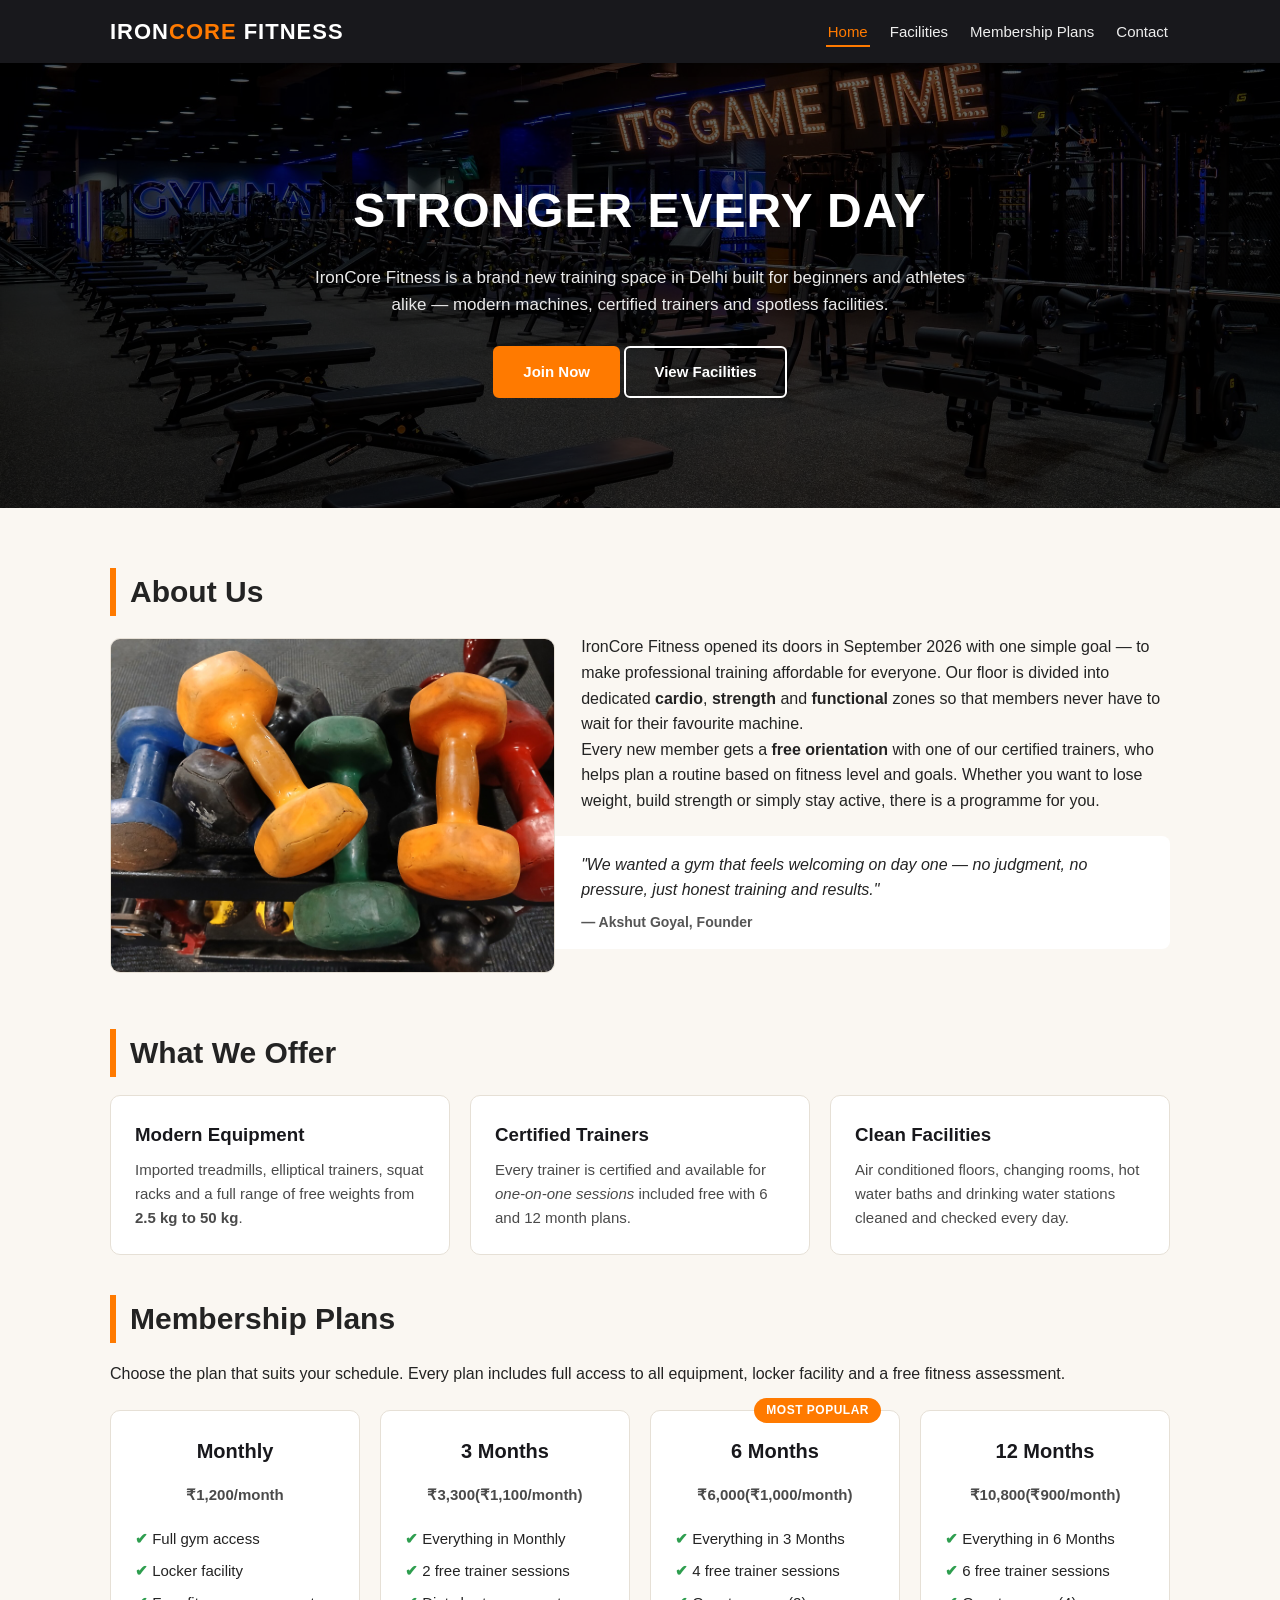
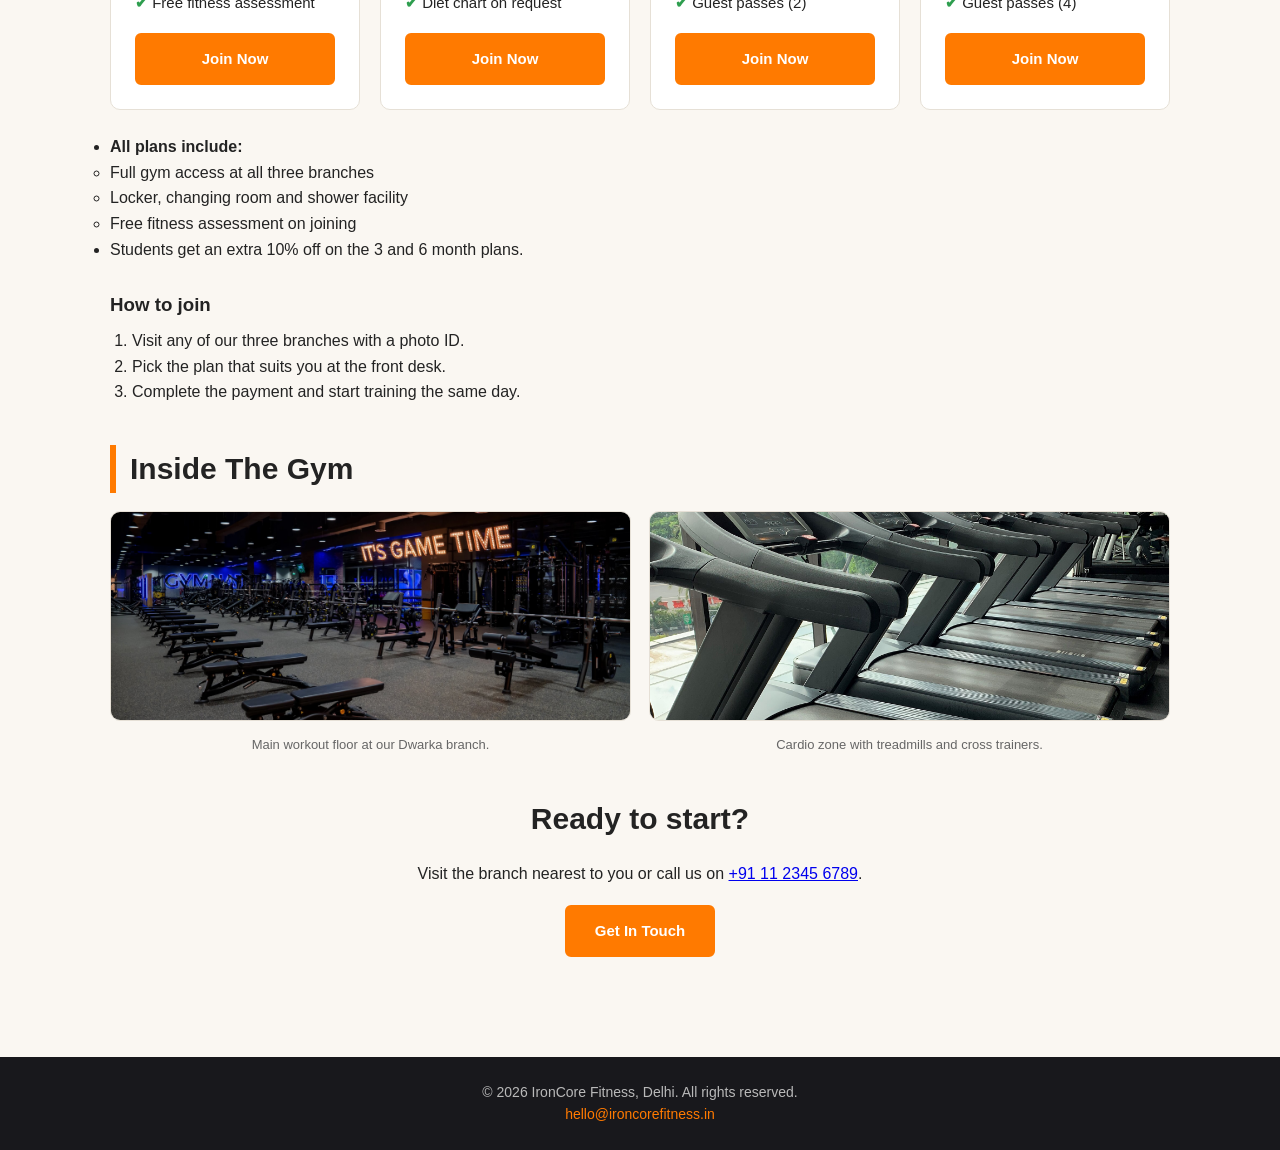
<file: index.html>
<!DOCTYPE html>
<html lang="en">
<head>
    <meta charset="UTF-8">
    <meta name="viewport" content="width=device-width, initial-scale=1.0">
    <title>IronCore Fitness | Home</title>
    <link rel="icon" type="image/png" href="images/favicon.png">
    <link rel="stylesheet" href="styles.css">
</head>
<body>
    <header>
        <div class="nav-bar">
            <div class="logo">IRON<span>CORE</span> FITNESS</div>
            <nav>
                <ul>
                    <li><a class="active" href="index.html">Home</a></li>
                    <li><a href="facilities.html">Facilities</a></li>
                    <li><a href="#plans">Membership Plans</a></li>
                    <li><a href="facilities.html#branches">Contact</a></li>
                </ul>
            </nav>
        </div>
    </header>
    <section class="hero">
        <h1>STRONGER EVERY DAY</h1>
        <p>IronCore Fitness is a brand new training space in Delhi built for beginners and athletes alike &mdash; modern machines, certified trainers and spotless facilities.</p>
        <a class="btn" href="#plans">Join Now</a>
        <a class="btn ghost" href="facilities.html">View Facilities</a>
    </section>
    <main class="container">
        <section id="about">
            <h2 class="section-title">About Us</h2>
            <img class="about-img" src="images/dumbbells.jpg" alt="Dumbbell section at IronCore Fitness">
            <p>IronCore Fitness opened its doors in September 2026 with one simple goal &mdash; to make professional training affordable for everyone. Our floor is divided into dedicated <b>cardio</b>, <b>strength</b> and <b>functional</b> zones so that members never have to wait for their favourite machine.</p>
            <p>Every new member gets a <strong>free orientation</strong> with one of our certified trainers, who helps plan a routine based on fitness level and goals. Whether you want to lose weight, build strength or simply stay active, there is a programme for you.</p>
            <blockquote>
                "We wanted a gym that feels welcoming on day one &mdash; no judgment, no pressure, just honest training and <em>results</em>."
                <cite>&mdash; Akshut Goyal, Founder</cite>
            </blockquote>
            <div class="clear"></div>
        </section>
        <section style="margin-top: 40px;">
            <h2 class="section-title">What We Offer</h2>
            <div class="cards">
                <div class="card">
                    <h3>Modern Equipment</h3>
                    <p>Imported treadmills, elliptical trainers, squat racks and a full range of free weights from <b>2.5 kg to 50 kg</b>.</p>
                </div>
                <div class="card">
                    <h3>Certified Trainers</h3>
                    <p>Every trainer is certified and available for <em>one-on-one sessions</em> included free with 6 and 12 month plans.</p>
                </div>
                <div class="card">
                    <h3>Clean Facilities</h3>
                    <p>Air conditioned floors, changing rooms, hot water baths and drinking water stations cleaned and checked every day.</p>
                </div>
            </div>
        </section>
        <section id="plans" style="margin-top: 40px;">
            <h2 class="section-title">Membership Plans</h2>
            <p style="margin-bottom: 24px;">Choose the plan that suits your schedule. Every plan includes full access to all equipment, locker facility and a free fitness assessment.</p>
            <div class="cards">
                <div class="card plan">
                    <h3>Monthly</h3>
                    <p class="price">&#8377;1,200<span>/month</span></p>
                    <ul>
                        <li>Full gym access</li>
                        <li>Locker facility</li>
                        <li>Free fitness assessment</li>
                    </ul>
                    <a class="btn" href="facilities.html#branches">Join Now</a>
                </div>
                <div class="card plan">
                    <h3>3 Months</h3>
                    <p class="price">&#8377;3,300<span>(&#8377;1,100/month)</span></p>
                    <ul>
                        <li>Everything in Monthly</li>
                        <li>2 free trainer sessions</li>
                        <li>Diet chart on request</li>
                    </ul>
                    <a class="btn" href="facilities.html#branches">Join Now</a>
                </div>
                <div class="card plan">
                    <span class="badge">MOST POPULAR</span>
                    <h3>6 Months</h3>
                    <p class="price">&#8377;6,000<span>(&#8377;1,000/month)</span></p>
                    <ul>
                        <li>Everything in 3 Months</li>
                        <li>4 free trainer sessions</li>
                        <li>Guest passes (2)</li>
                    </ul>
                    <a class="btn" href="facilities.html#branches">Join Now</a>
                </div>
                <div class="card plan">
                    <h3>12 Months</h3>
                    <p class="price">&#8377;10,800<span>(&#8377;900/month)</span></p>
                    <ul>
                        <li>Everything in 6 Months</li>
                        <li>6 free trainer sessions</li>
                        <li>Guest passes (4)</li>
                    </ul>
                    <a class="btn" href="facilities.html#branches">Join Now</a>
                </div>
            </div>
            <ul style="margin-top: 24px;">
                <li><b>All plans include:</b>
                    <ul>
                        <li>Full gym access at all three branches</li>
                        <li>Locker, changing room and shower facility</li>
                        <li>Free fitness assessment on joining</li>
                    </ul>
                </li>
                <li>Students get an extra 10% off on the 3 and 6 month plans.</li>
            </ul>
            <h3 style="margin: 28px 0 8px;">How to join</h3>
            <ol style="margin-left: 22px;">
                <li>Visit any of our three branches with a photo ID.</li>
                <li>Pick the plan that suits you at the front desk.</li>
                <li>Complete the payment and start training the same day.</li>
            </ol>
        </section>
        <section style="margin-top: 40px;">
            <h2 class="section-title">Inside The Gym</h2>
            <div class="gallery">
                <figure>
                    <img src="images/hero.jpg" alt="IronCore Fitness main workout floor">
                    <figcaption>Main workout floor at our Dwarka branch.</figcaption>
                </figure>
                <figure>
                    <img src="images/treadmill.jpg" alt="Treadmills at IronCore Fitness">
                    <figcaption>Cardio zone with treadmills and cross trainers.</figcaption>
                </figure>
            </div>
        </section>
        <section style="margin-top: 40px; text-align: center;">
            <h2 class="section-title" style="border-left: none; padding-left: 0;">Ready to start?</h2>
            <p style="margin-bottom: 18px;">Visit the branch nearest to you or call us on <a href="tel:+911123456789">+91 11 2345 6789</a>.</p>
            <a class="btn" href="facilities.html#branches">Get In Touch</a>
        </section>
    </main>
    <footer>
        <p>&copy; 2026 IronCore Fitness, Delhi. All rights reserved.</p>
        <p><a href="mailto:hello@ironcorefitness.in">hello@ironcorefitness.in</a></p>
    </footer>
</body>
</html>
</file>
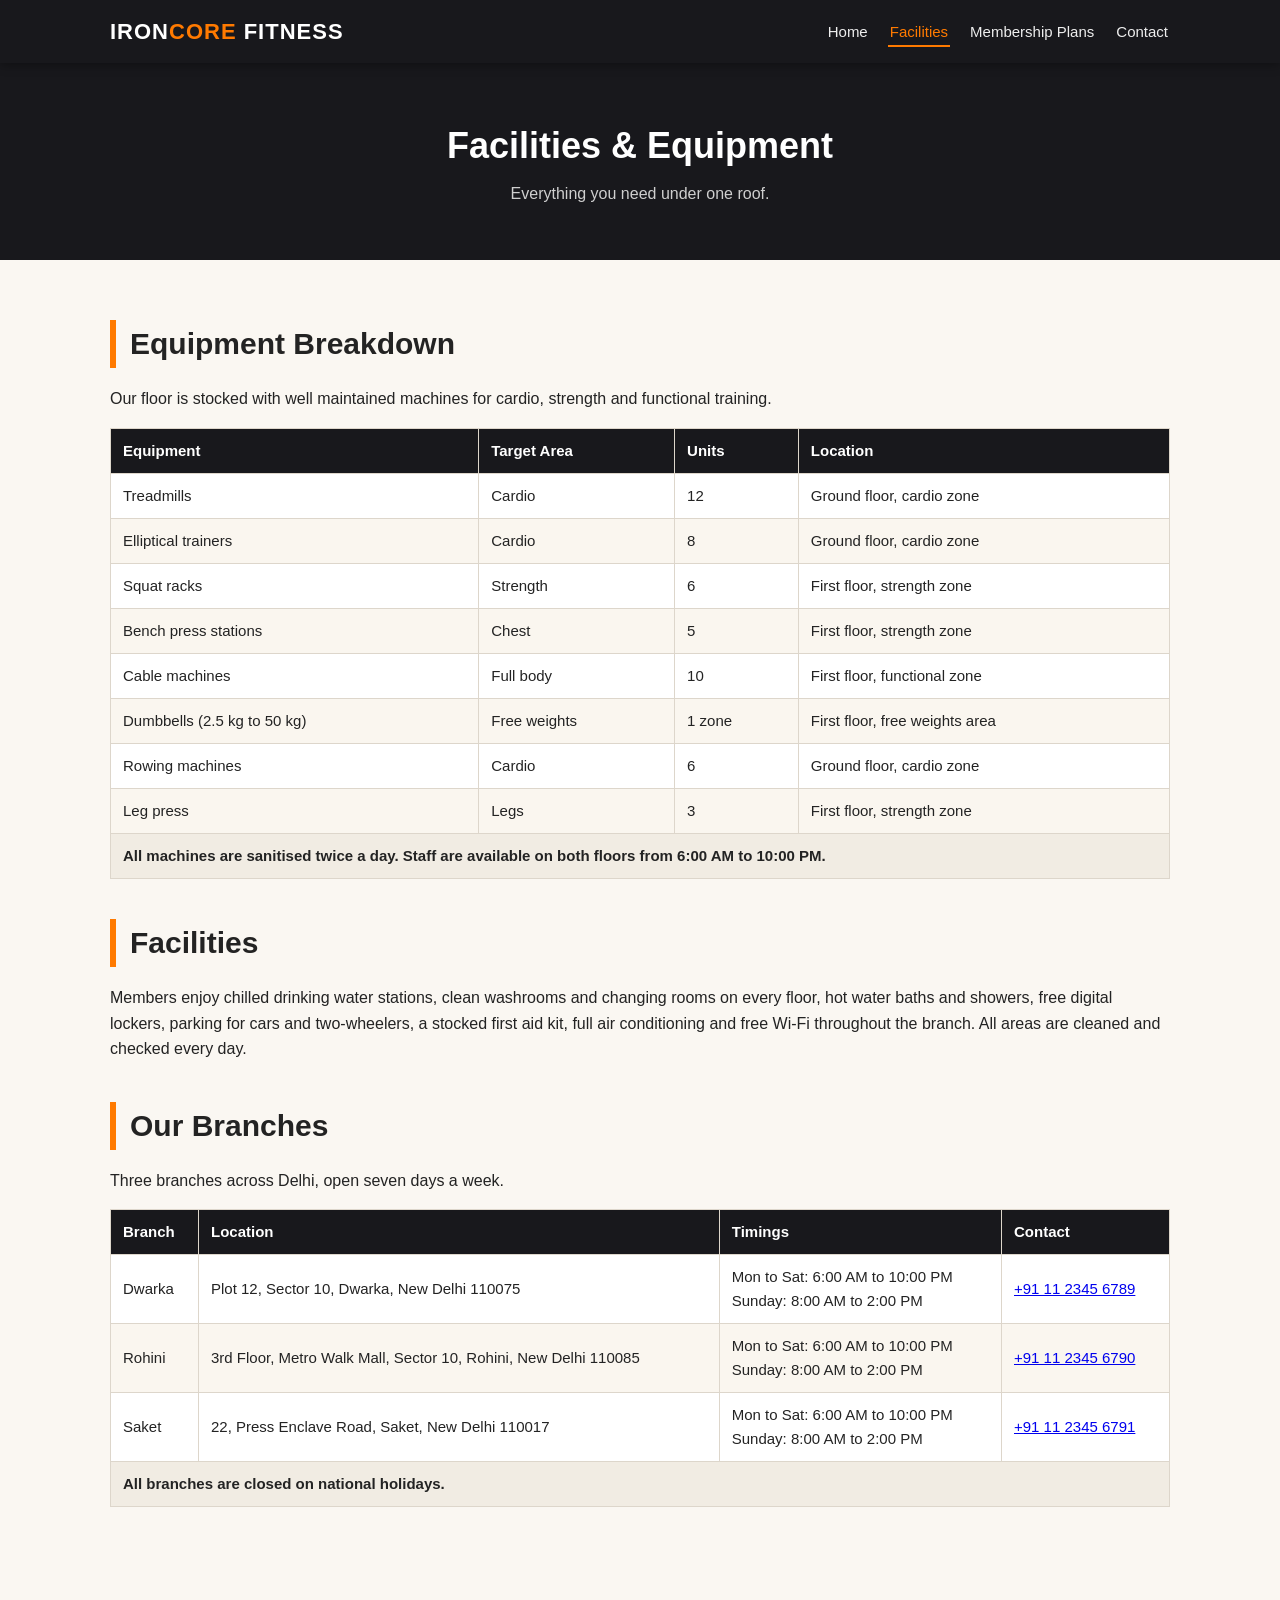
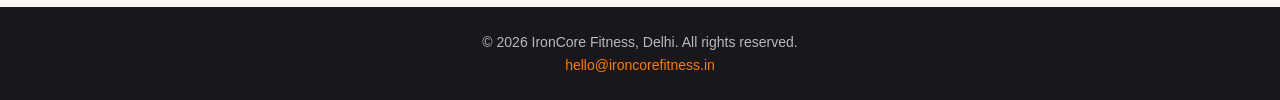
<file: facilities.html>
<!DOCTYPE html>
<html lang="en">
<head>
    <meta charset="UTF-8">
    <meta name="viewport" content="width=device-width, initial-scale=1.0">
    <title>Facilities | IronCore Fitness</title>
    <link rel="icon" type="image/png" href="images/favicon.png">
    <link rel="stylesheet" href="styles.css">
</head>
<body>
    <header>
        <div class="nav-bar">
            <div class="logo">IRON<span>CORE</span> FITNESS</div>
            <nav>
                <ul>
                    <li><a href="index.html">Home</a></li>
                    <li><a class="active" href="facilities.html">Facilities</a></li>
                    <li><a href="index.html#plans">Membership Plans</a></li>
                    <li><a href="#branches">Contact</a></li>
                </ul>
            </nav>
        </div>
    </header>
    <section class="page-banner">
        <h1>Facilities &amp; Equipment</h1>
        <p>Everything you need under one roof.</p>
    </section>
    <main class="container">
        <section>
            <h2 class="section-title">Equipment Breakdown</h2>
            <p style="margin-bottom: 16px;">Our floor is stocked with well maintained machines for cardio, strength and functional training.</p>
            <table>
                <thead>
                    <tr>
                        <th>Equipment</th>
                        <th>Target Area</th>
                        <th>Units</th>
                        <th>Location</th>
                    </tr>
                </thead>
                <tbody>
                    <tr><td>Treadmills</td><td>Cardio</td><td>12</td><td>Ground floor, cardio zone</td></tr>
                    <tr><td>Elliptical trainers</td><td>Cardio</td><td>8</td><td>Ground floor, cardio zone</td></tr>
                    <tr><td>Squat racks</td><td>Strength</td><td>6</td><td>First floor, strength zone</td></tr>
                    <tr><td>Bench press stations</td><td>Chest</td><td>5</td><td>First floor, strength zone</td></tr>
                    <tr><td>Cable machines</td><td>Full body</td><td>10</td><td>First floor, functional zone</td></tr>
                    <tr><td>Dumbbells (2.5 kg to 50 kg)</td><td>Free weights</td><td>1 zone</td><td>First floor, free weights area</td></tr>
                    <tr><td>Rowing machines</td><td>Cardio</td><td>6</td><td>Ground floor, cardio zone</td></tr>
                    <tr><td>Leg press</td><td>Legs</td><td>3</td><td>First floor, strength zone</td></tr>
                </tbody>
                <tfoot>
                    <tr><td colspan="4">All machines are sanitised twice a day. Staff are available on both floors from 6:00 AM to 10:00 PM.</td></tr>
                </tfoot>
            </table>
        </section>
        <section style="margin-top: 40px;">
            <h2 class="section-title">Facilities</h2>
            <p>Members enjoy chilled drinking water stations, clean washrooms and changing rooms on every floor, hot water baths and showers, free digital lockers, parking for cars and two-wheelers, a stocked first aid kit, full air conditioning and free Wi-Fi throughout the branch. All areas are cleaned and checked every day.</p>
        </section>
        <section id="branches" style="margin-top: 40px;">
            <h2 class="section-title">Our Branches</h2>
            <p style="margin-bottom: 16px;">Three branches across Delhi, open seven days a week.</p>
            <table>
                <thead>
                    <tr>
                        <th>Branch</th>
                        <th>Location</th>
                        <th>Timings</th>
                        <th>Contact</th>
                    </tr>
                </thead>
                <tbody>
                    <tr>
                        <td>Dwarka</td>
                        <td>Plot 12, Sector 10, Dwarka, New Delhi 110075</td>
                        <td>Mon to Sat: 6:00 AM to 10:00 PM<br>Sunday: 8:00 AM to 2:00 PM</td>
                        <td><a href="tel:+911123456789">+91 11 2345 6789</a></td>
                    </tr>
                    <tr>
                        <td>Rohini</td>
                        <td>3rd Floor, Metro Walk Mall, Sector 10, Rohini, New Delhi 110085</td>
                        <td>Mon to Sat: 6:00 AM to 10:00 PM<br>Sunday: 8:00 AM to 2:00 PM</td>
                        <td><a href="tel:+911123456790">+91 11 2345 6790</a></td>
                    </tr>
                    <tr>
                        <td>Saket</td>
                        <td>22, Press Enclave Road, Saket, New Delhi 110017</td>
                        <td>Mon to Sat: 6:00 AM to 10:00 PM<br>Sunday: 8:00 AM to 2:00 PM</td>
                        <td><a href="tel:+911123456791">+91 11 2345 6791</a></td>
                    </tr>
                </tbody>
                <tfoot>
                    <tr><td colspan="4">All branches are closed on national holidays.</td></tr>
                </tfoot>
            </table>
        </section>
        </main>
    <footer>
        <p>&copy; 2026 IronCore Fitness, Delhi. All rights reserved.</p>
        <p><a href="mailto:hello@ironcorefitness.in">hello@ironcorefitness.in</a></p>
    </footer>
</body>
</html>
</file>
<file: styles.css>
* { margin: 0; padding: 0; box-sizing: border-box; }
body {
    font-family: Arial, Helvetica, sans-serif;
    background: #faf7f2;
    color: #232323;
    line-height: 1.6;
}
header {
    background: #18181c;
    color: #ffffff;
    position: sticky;
    top: 0;
    z-index: 100;
    box-shadow: 0 2px 10px rgba(0,0,0,0.35);
}
.nav-bar {
    max-width: 1100px;
    margin: auto;
    padding: 14px 20px;
    display: flex;
    justify-content: space-between;
    align-items: center;
    flex-wrap: wrap;
    gap: 10px;
}
.logo { font-size: 22px; font-weight: bold; letter-spacing: 1px; }
.logo span { color: #ff7a00; }
nav ul { list-style: none; display: flex; flex-wrap: wrap; gap: 18px; }
nav a {
    color: #eeeeee;
    text-decoration: none;
    font-size: 15px;
    padding: 5px 2px;
    border-bottom: 2px solid transparent;
    transition: color 0.3s, border-color 0.3s;
}
nav a:hover, nav a.active {
    color: #ff7a00;
    border-bottom-color: #ff7a00;
}
.hero {
    background: linear-gradient(rgba(0,0,0,0.60), rgba(0,0,0,0.70)), url("images/hero.jpg") center / cover no-repeat;
    color: #ffffff;
    text-align: center;
    padding: 110px 20px;
}
.hero h1 { font-size: 48px; letter-spacing: 1px; margin-bottom: 14px; }
.hero p { max-width: 660px; margin: 0 auto 28px; color: #e9e9e9; font-size: 17px; }
.page-banner {
    background: #18181c;
    color: #ffffff;
    text-align: center;
    padding: 54px 20px;
}
.page-banner h1 { font-size: 36px; }
.page-banner p { color: #cfcfcf; margin-top: 6px; }
.btn {
    display: inline-block;
    background: #ff7a00;
    color: #ffffff;
    padding: 12px 28px;
    border: 2px solid #ff7a00;
    border-radius: 6px;
    text-decoration: none;
    font-weight: bold;
    font-size: 15px;
    transition: background 0.3s, color 0.3s, transform 0.2s;
}
.btn:hover { background: transparent; color: #ff7a00; transform: scale(1.05); }
.btn.ghost { background: transparent; color: #ffffff; border-color: #ffffff; }
.btn.ghost:hover { background: #ffffff; color: #ff7a00; border-color: #ffffff; }
.container { max-width: 1100px; margin: auto; padding: 60px 20px; }
.section-title {
    font-size: 30px;
    border-left: 6px solid #ff7a00;
    padding-left: 14px;
    margin-bottom: 18px;
}
.cards { display: flex; gap: 20px; flex-wrap: wrap; }
.card {
    background: #ffffff;
    border: 1px solid #e6e0d6;
    border-radius: 10px;
    padding: 24px;
    flex: 1;
    min-width: 240px;
    transition: transform 0.25s, box-shadow 0.25s;
}
.card:hover {
    transform: translateY(-6px);
    box-shadow: 0 12px 26px rgba(0,0,0,0.12);
}
.card h3 { margin-bottom: 8px; color: #18181c; }
.card p { font-size: 15px; color: #4a4a4a; }
.about-img {
    float: left;
    width: 42%;
    margin: 4px 26px 16px 0;
    border: 1px solid #e6e0d6;
    border-radius: 10px;
}
.clear { clear: both; }
blockquote {
    border-left: 4px solid #ff7a00;
    background: #ffffff;
    padding: 16px 22px;
    margin: 22px 0;
    font-style: italic;
    border-radius: 0 8px 8px 0;
}
blockquote cite {
    display: block;
    margin-top: 8px;
    font-style: normal;
    font-weight: bold;
    font-size: 14px;
    color: #555555;
}
.gallery { display: flex; gap: 18px; flex-wrap: wrap; }
.gallery figure { flex: 1; min-width: 250px; }
.gallery img {
    width: 100%;
    height: 210px;
    object-fit: cover;
    border-radius: 10px;
    border: 1px solid #e6e0d6;
}
figcaption { text-align: center; font-size: 13px; color: #666666; margin-top: 6px; }
table {
    width: 100%;
    border-collapse: collapse;
    background: #ffffff;
    font-size: 15px;
}
th, td { border: 1px solid #ddd6cb; padding: 10px 12px; text-align: left; }
thead th { background: #18181c; color: #ffffff; }
tbody tr:nth-child(even) { background: #faf6ef; }
tfoot td { background: #f1ece3; font-weight: bold; }
.plan { position: relative; text-align: center; display: flex; flex-direction: column; }
.plan .btn { margin-top: auto; }
.plan h3 { font-size: 20px; }
.price { font-size: 34px; font-weight: bold; color: #ff7a00; margin: 8px 0 2px; }
.price small { font-size: 14px; color: #777777; font-weight: normal; }
.plan ul { list-style: none; margin: 14px 0; text-align: left; }
.plan ul li { padding: 4px 0; font-size: 15px; }
.plan ul li::before { content: "\2714  "; color: #2e9e4f; font-weight: bold; }
.badge {
    position: absolute;
    top: -13px;
    right: 18px;
    background: #ff7a00;
    color: #ffffff;
    padding: 3px 12px;
    border-radius: 20px;
    font-size: 12px;
    font-weight: bold;
    letter-spacing: 0.5px;
}
footer {
    background: #18181c;
    color: #b9b9b9;
    text-align: center;
    padding: 24px 20px;
    font-size: 14px;
    margin-top: 40px;
}
footer a { color: #ff7a00; text-decoration: none; }
footer a:hover { text-decoration: underline; }
</file>
